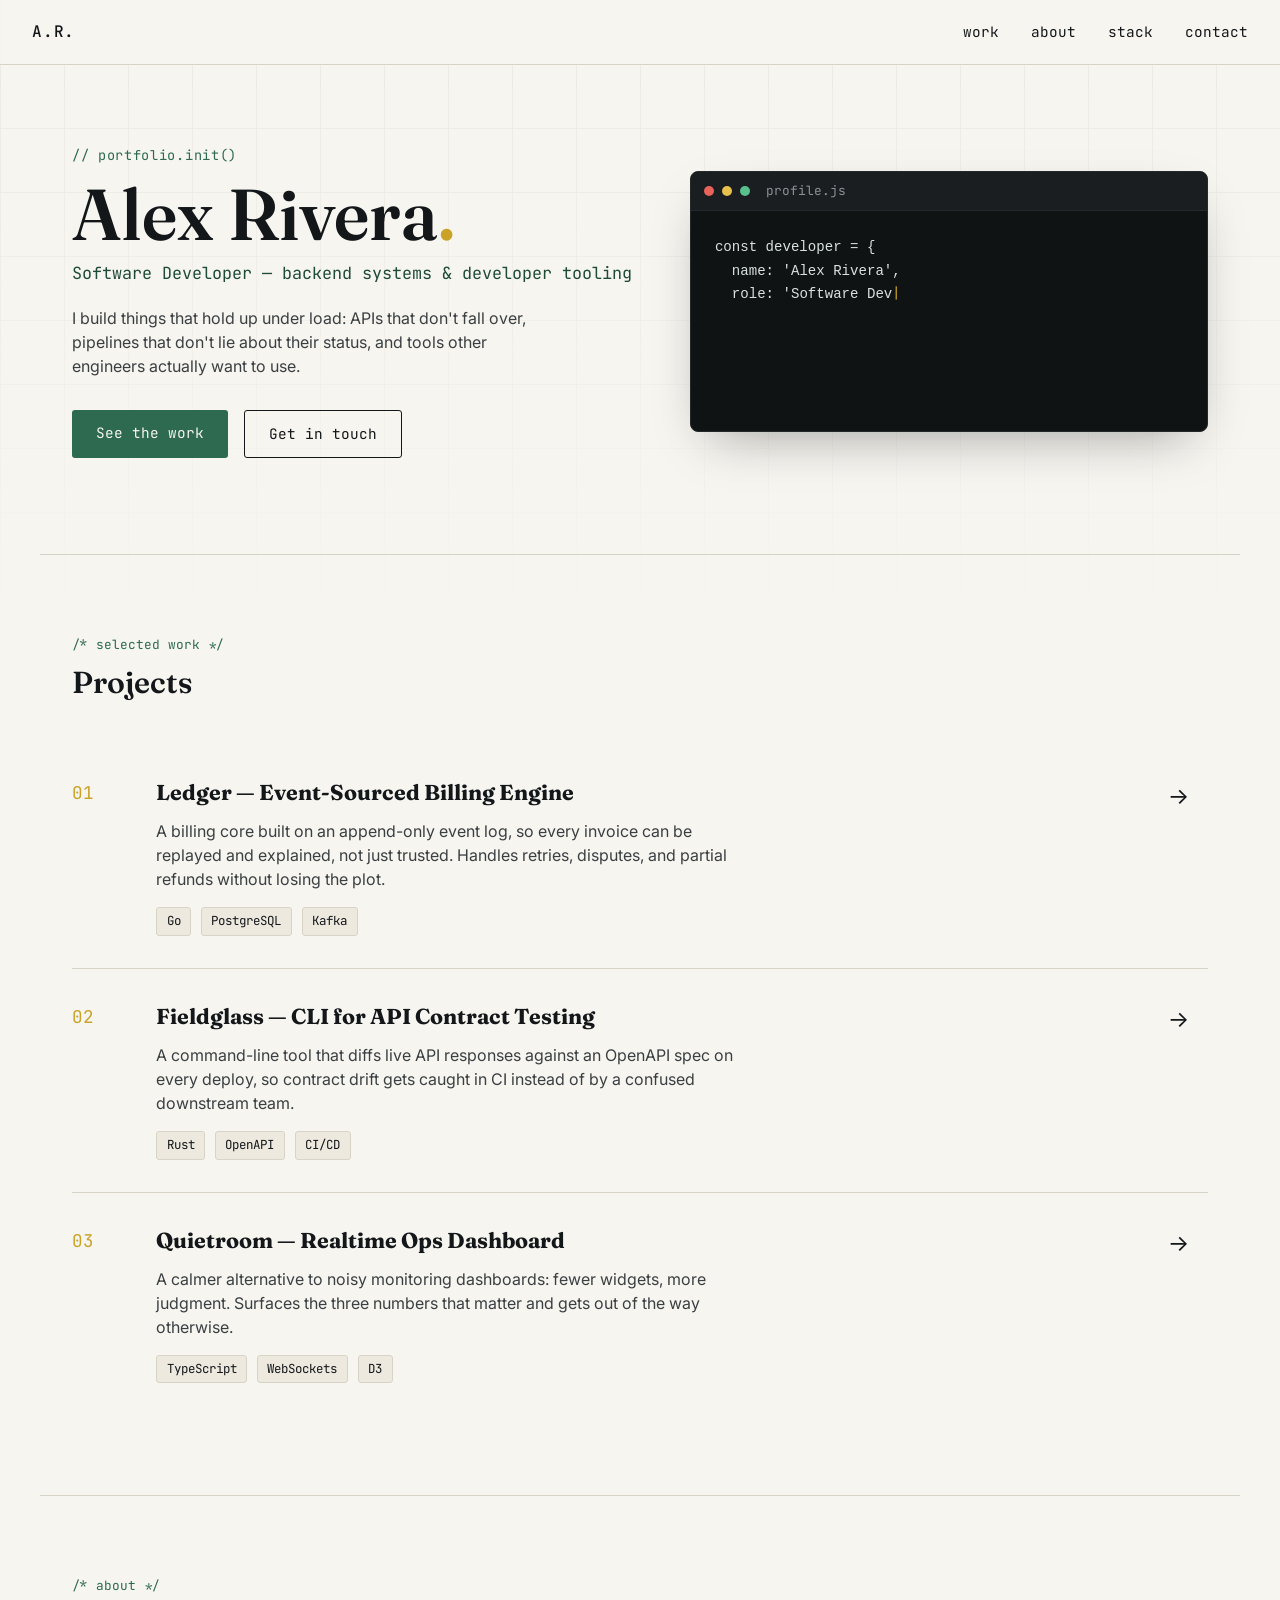
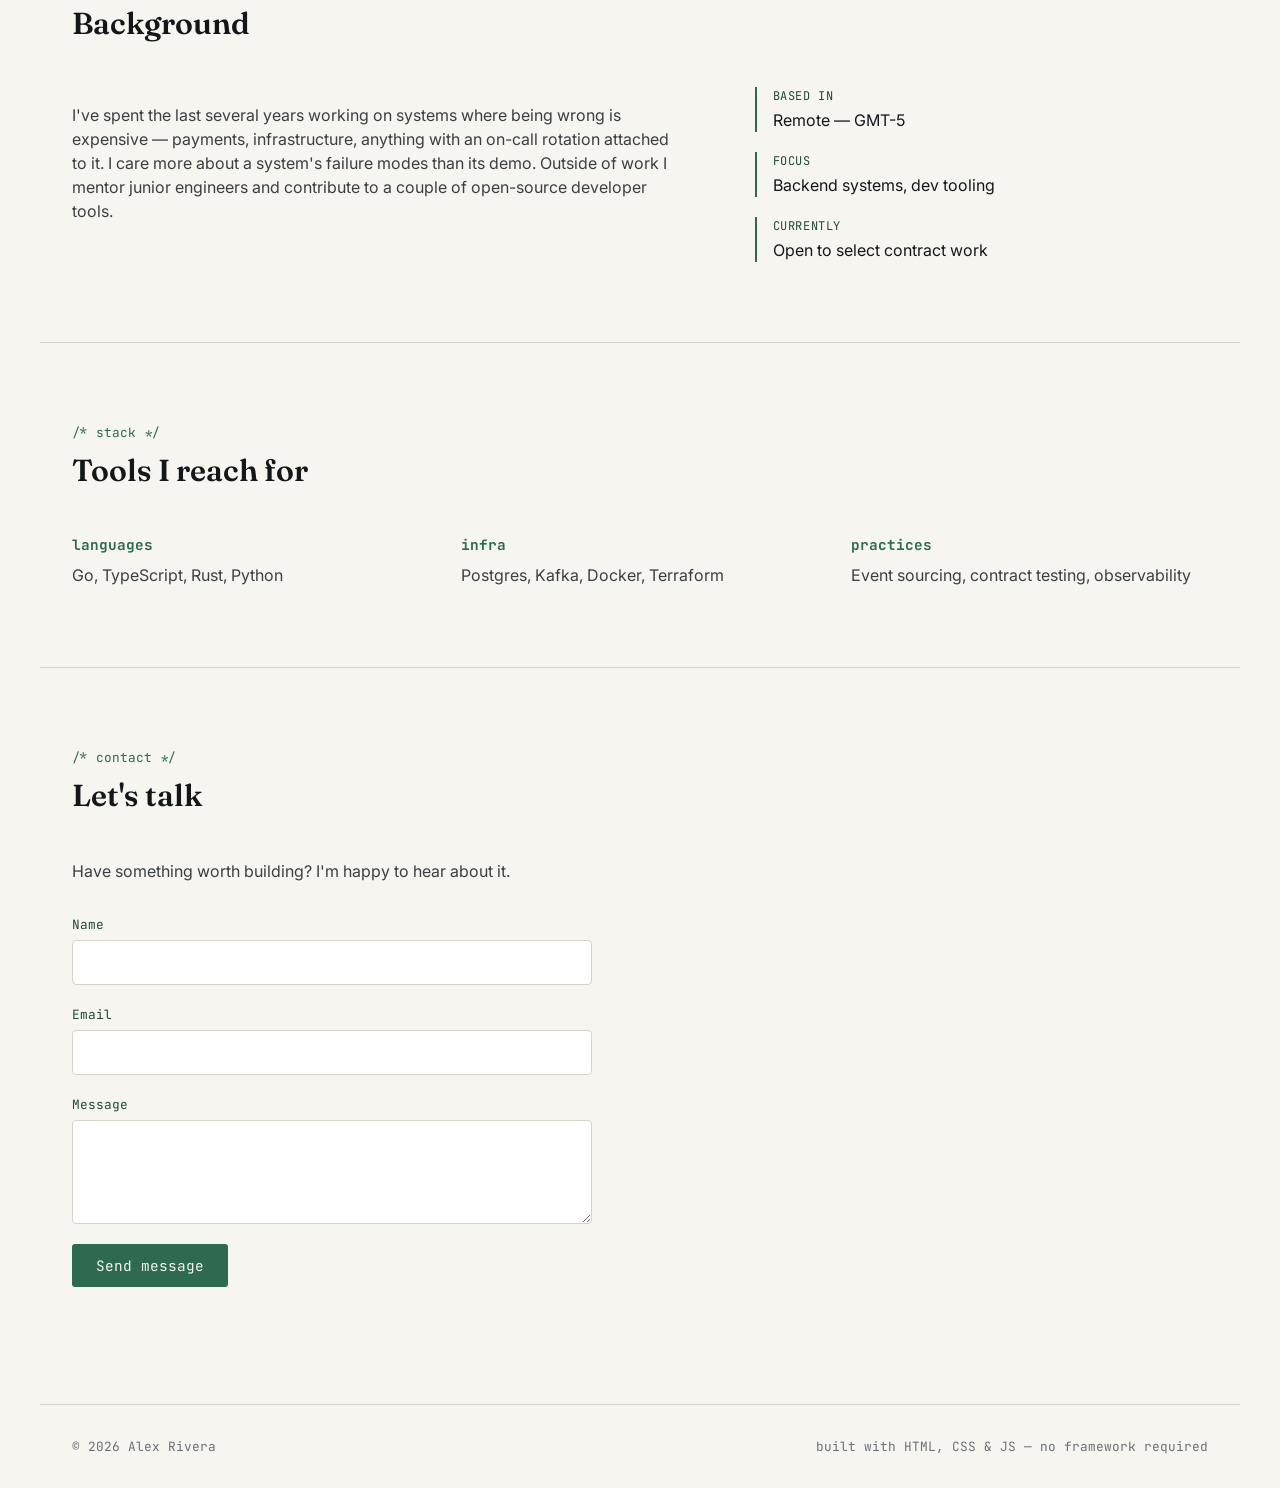
<file: Assignment1/index.html>
<!DOCTYPE html>
<html lang="en">
<head>
<meta charset="UTF-8">
<meta name="viewport" content="width=device-width, initial-scale=1.0">
<title>Alex Rivera — Software Developer</title>
<link rel="preconnect" href="https://fonts.googleapis.com">
<link href="https://fonts.googleapis.com/css2?family=Fraunces:opsz,wght@9..144,400;9..144,600;9..144,700&family=Inter:wght@400;500;600&family=JetBrains+Mono:wght@400;500&display=swap" rel="stylesheet">
<link rel="stylesheet" href="style.css">
</head>
<body>

<div class="grid-overlay" aria-hidden="true"></div>

<header class="site-header">
  <span class="logo">A.R.</span>
  <nav class="main-nav">
    <a href="#work">work</a>
    <a href="#about">about</a>
    <a href="#stack">stack</a>
    <a href="#contact">contact</a>
  </nav>
  <button class="nav-toggle" aria-label="Toggle menu" aria-expanded="false">
    <span></span><span></span><span></span>
  </button>
</header>

<main>

  <section class="hero" id="top">
    <div class="hero-text">
      <p class="eyebrow">// portfolio.init()</p>
      <h1>Alex Rivera<span class="cursor-dot">.</span></h1>
      <p class="role">Software Developer — backend systems &amp; developer tooling</p>
      <p class="hero-copy">I build things that hold up under load: APIs that don't fall over,
      pipelines that don't lie about their status, and tools other engineers actually
      want to use.</p>
      <div class="hero-actions">
        <a href="#work" class="btn btn-primary">See the work</a>
        <a href="#contact" class="btn btn-ghost">Get in touch</a>
      </div>
    </div>

    <div class="terminal" role="img" aria-label="Animated terminal showing a profile object being built">
      <div class="terminal-bar">
        <span class="dot red"></span><span class="dot yellow"></span><span class="dot green"></span>
        <span class="terminal-title">profile.js</span>
      </div>
      <pre class="terminal-body"><code id="typed-code"></code><span class="type-cursor">|</span></pre>
    </div>
  </section>

  <section class="section" id="work">
    <h2 class="section-heading"><span class="tag">/* selected work */</span>Projects</h2>
    <div class="project-list">

      <article class="project">
        <div class="project-index">01</div>
        <div class="project-body">
          <h3>Ledger — Event-Sourced Billing Engine</h3>
          <p>A billing core built on an append-only event log, so every invoice can be
          replayed and explained, not just trusted. Handles retries, disputes, and
          partial refunds without losing the plot.</p>
          <ul class="project-tags">
            <li>Go</li><li>PostgreSQL</li><li>Kafka</li>
          </ul>
        </div>
        <a class="project-link" href="#" aria-label="View Ledger project">→</a>
      </article>

      <article class="project">
        <div class="project-index">02</div>
        <div class="project-body">
          <h3>Fieldglass — CLI for API Contract Testing</h3>
          <p>A command-line tool that diffs live API responses against an OpenAPI
          spec on every deploy, so contract drift gets caught in CI instead of by
          a confused downstream team.</p>
          <ul class="project-tags">
            <li>Rust</li><li>OpenAPI</li><li>CI/CD</li>
          </ul>
        </div>
        <a class="project-link" href="#" aria-label="View Fieldglass project">→</a>
      </article>

      <article class="project">
        <div class="project-index">03</div>
        <div class="project-body">
          <h3>Quietroom — Realtime Ops Dashboard</h3>
          <p>A calmer alternative to noisy monitoring dashboards: fewer widgets, more
          judgment. Surfaces the three numbers that matter and gets out of the way
          otherwise.</p>
          <ul class="project-tags">
            <li>TypeScript</li><li>WebSockets</li><li>D3</li>
          </ul>
        </div>
        <a class="project-link" href="#" aria-label="View Quietroom project">→</a>
      </article>

    </div>
  </section>

  <section class="section" id="about">
    <h2 class="section-heading"><span class="tag">/* about */</span>Background</h2>
    <div class="about-grid">
      <p class="about-copy">
        I've spent the last several years working on systems where being wrong is
        expensive — payments, infrastructure, anything with an on-call rotation
        attached to it. I care more about a system's failure modes than its demo.
        Outside of work I mentor junior engineers and contribute to a couple of
        open-source developer tools.
      </p>
      <dl class="about-facts">
        <div><dt>Based in</dt><dd>Remote — GMT-5</dd></div>
        <div><dt>Focus</dt><dd>Backend systems, dev tooling</dd></div>
        <div><dt>Currently</dt><dd>Open to select contract work</dd></div>
      </dl>
    </div>
  </section>

  <section class="section" id="stack">
    <h2 class="section-heading"><span class="tag">/* stack */</span>Tools I reach for</h2>
    <div class="stack-grid">
      <div class="stack-group">
        <h3>Languages</h3>
        <p>Go, TypeScript, Rust, Python</p>
      </div>
      <div class="stack-group">
        <h3>Infra</h3>
        <p>Postgres, Kafka, Docker, Terraform</p>
      </div>
      <div class="stack-group">
        <h3>Practices</h3>
        <p>Event sourcing, contract testing, observability</p>
      </div>
    </div>
  </section>

  <section class="section contact-section" id="contact">
    <h2 class="section-heading"><span class="tag">/* contact */</span>Let's talk</h2>
    <p class="contact-copy">Have something worth building? I'm happy to hear about it.</p>
    <form class="contact-form" id="contact-form">
      <div class="field-row">
        <label for="name">Name</label>
        <input type="text" id="name" name="name" required>
      </div>
      <div class="field-row">
        <label for="email">Email</label>
        <input type="email" id="email" name="email" required>
      </div>
      <div class="field-row">
        <label for="message">Message</label>
        <textarea id="message" name="message" rows="4" required></textarea>
      </div>
      <button type="submit" class="btn btn-primary">Send message</button>
      <p class="form-status" id="form-status" role="status"></p>
    </form>
  </section>

</main>

<footer class="site-footer">
  <span>© 2026 Alex Rivera</span>
  <span class="footer-note">built with HTML, CSS &amp; JS — no framework required</span>
</footer>

<script src="script.js"></script>
</body>
</html>
</file>
<file: Assignment1/style.css>
:root {
  --ink: #14171A;
  --paper: #F7F5F0;
  --paper-dim: #EDE9DF;
  --line: #D8D3C7;
  --forest: #2D6A4F;
  --forest-deep: #1E4B37;
  --gold: #C9A227;
  --font-display: 'Fraunces', serif;
  --font-body: 'Inter', sans-serif;
  --font-mono: 'JetBrains Mono', monospace;
}

* { box-sizing: border-box; }

html { scroll-behavior: smooth; }

body {
  margin: 0;
  background: var(--paper);
  color: var(--ink);
  font-family: var(--font-body);
  line-height: 1.5;
  -webkit-font-smoothing: antialiased;
}

@media (prefers-reduced-motion: reduce) {
  html { scroll-behavior: auto; }
  * { animation-duration: 0.01ms !important; transition-duration: 0.01ms !important; }
}

a { color: inherit; }

.grid-overlay {
  position: fixed;
  inset: 0;
  pointer-events: none;
  z-index: 0;
  background-image:
    linear-gradient(var(--line) 1px, transparent 1px),
    linear-gradient(90deg, var(--line) 1px, transparent 1px);
  background-size: 64px 64px;
  opacity: 0.35;
  mask-image: linear-gradient(to bottom, black, transparent 70%);
}

/* Header */
.site-header {
  position: sticky;
  top: 0;
  z-index: 10;
  display: flex;
  align-items: center;
  justify-content: space-between;
  padding: 1.25rem 2rem;
  background: rgba(247, 245, 240, 0.85);
  backdrop-filter: blur(6px);
  border-bottom: 1px solid var(--line);
}

.logo {
  font-family: var(--font-mono);
  font-weight: 500;
  letter-spacing: 0.05em;
}

.main-nav { display: flex; gap: 2rem; }

.main-nav a {
  text-decoration: none;
  font-family: var(--font-mono);
  font-size: 0.9rem;
  color: var(--ink);
  position: relative;
}

.main-nav a::after {
  content: '';
  position: absolute;
  left: 0; bottom: -4px;
  width: 0; height: 1px;
  background: var(--forest);
  transition: width 0.25s ease;
}

.main-nav a:hover::after { width: 100%; }

.nav-toggle {
  display: none;
  flex-direction: column;
  gap: 5px;
  background: none;
  border: none;
  cursor: pointer;
  padding: 8px;
}
.nav-toggle span {
  width: 22px; height: 2px;
  background: var(--ink);
}

/* Hero */
.hero {
  position: relative;
  z-index: 1;
  display: grid;
  grid-template-columns: 1.1fr 1fr;
  gap: 3rem;
  align-items: center;
  max-width: 1200px;
  margin: 0 auto;
  padding: 5rem 2rem 6rem;
}

.eyebrow {
  font-family: var(--font-mono);
  color: var(--forest);
  font-size: 0.85rem;
  letter-spacing: 0.05em;
  margin: 0 0 0.75rem;
}

.hero h1 {
  font-family: var(--font-display);
  font-size: clamp(2.75rem, 6vw, 4.5rem);
  font-weight: 600;
  margin: 0 0 0.5rem;
  line-height: 1.05;
}

.cursor-dot { color: var(--gold); }

.role {
  font-family: var(--font-mono);
  font-size: 1.05rem;
  color: var(--forest-deep);
  margin: 0 0 1.25rem;
}

.hero-copy {
  max-width: 46ch;
  color: #3A3F42;
  margin: 0 0 2rem;
}

.hero-actions { display: flex; gap: 1rem; flex-wrap: wrap; }

.btn {
  display: inline-block;
  padding: 0.75rem 1.5rem;
  border-radius: 3px;
  text-decoration: none;
  font-family: var(--font-mono);
  font-size: 0.9rem;
  transition: transform 0.15s ease, background 0.15s ease;
}
.btn:hover { transform: translateY(-2px); }

.btn-primary {
  background: var(--forest);
  color: var(--paper);
}
.btn-primary:hover { background: var(--forest-deep); }

.btn-ghost {
  border: 1px solid var(--ink);
  color: var(--ink);
}
.btn-ghost:hover { background: var(--ink); color: var(--paper); }

/* Terminal signature element */
.terminal {
  background: #101314;
  border-radius: 8px;
  overflow: hidden;
  box-shadow: 0 20px 50px -20px rgba(20, 23, 26, 0.4);
  border: 1px solid #24292b;
}

.terminal-bar {
  display: flex;
  align-items: center;
  gap: 8px;
  padding: 0.6rem 0.8rem;
  background: #1A1E20;
  border-bottom: 1px solid #24292b;
}

.dot { width: 10px; height: 10px; border-radius: 50%; display: inline-block; }
.dot.red { background: #E8635A; }
.dot.yellow { background: #E8C04C; }
.dot.green { background: #58C08C; }

.terminal-title {
  margin-left: 0.5rem;
  font-family: var(--font-mono);
  font-size: 0.8rem;
  color: #8A9296;
}

.terminal-body {
  margin: 0;
  padding: 1.5rem;
  min-height: 220px;
  color: #D8E0E2;
  font-family: var(--font-mono);
  font-size: 0.88rem;
  line-height: 1.6;
  white-space: pre-wrap;
  word-break: break-word;
}

.type-cursor {
  color: var(--gold);
  animation: blink 1s step-start infinite;
}

@keyframes blink { 50% { opacity: 0; } }

/* Sections */
.section {
  position: relative;
  z-index: 1;
  max-width: 1200px;
  margin: 0 auto;
  padding: 5rem 2rem;
  border-top: 1px solid var(--line);
}

.section-heading {
  font-family: var(--font-display);
  font-size: 1.9rem;
  font-weight: 600;
  margin: 0 0 2.5rem;
  display: flex;
  flex-direction: column;
  gap: 0.35rem;
}

.tag {
  font-family: var(--font-mono);
  font-size: 0.8rem;
  color: var(--forest);
  font-weight: 400;
}

/* Projects */
.project-list { display: flex; flex-direction: column; }

.project {
  display: grid;
  grid-template-columns: 60px 1fr 40px;
  gap: 1.5rem;
  align-items: start;
  padding: 2rem 0;
  border-top: 1px solid var(--line);
}
.project:first-child { border-top: none; }

.project-index {
  font-family: var(--font-mono);
  color: var(--gold);
  font-size: 1.1rem;
  padding-top: 0.2rem;
}

.project-body h3 {
  font-family: var(--font-display);
  font-size: 1.35rem;
  margin: 0 0 0.6rem;
}

.project-body p {
  color: #3A3F42;
  max-width: 60ch;
  margin: 0 0 1rem;
}

.project-tags {
  list-style: none;
  display: flex;
  gap: 0.6rem;
  padding: 0;
  margin: 0;
  flex-wrap: wrap;
}

.project-tags li {
  font-family: var(--font-mono);
  font-size: 0.78rem;
  background: var(--paper-dim);
  border: 1px solid var(--line);
  padding: 0.25rem 0.6rem;
  border-radius: 3px;
}

.project-link {
  font-size: 1.4rem;
  text-decoration: none;
  color: var(--ink);
  transition: transform 0.15s ease, color 0.15s ease;
  padding-top: 0.1rem;
}
.project:hover .project-link {
  color: var(--forest);
  transform: translateX(4px);
}

/* About */
.about-grid {
  display: grid;
  grid-template-columns: 1.4fr 1fr;
  gap: 3rem;
}

.about-copy { max-width: 60ch; color: #3A3F42; }

.about-facts { display: flex; flex-direction: column; gap: 1.25rem; margin: 0; }
.about-facts div { border-left: 2px solid var(--forest); padding-left: 1rem; }
.about-facts dt {
  font-family: var(--font-mono);
  font-size: 0.75rem;
  text-transform: uppercase;
  letter-spacing: 0.05em;
  color: var(--forest-deep);
}
.about-facts dd { margin: 0.2rem 0 0; }

/* Stack */
.stack-grid {
  display: grid;
  grid-template-columns: repeat(3, 1fr);
  gap: 2rem;
}
.stack-group h3 {
  font-family: var(--font-mono);
  font-size: 0.9rem;
  color: var(--forest);
  margin: 0 0 0.5rem;
  text-transform: lowercase;
}
.stack-group p { margin: 0; color: #3A3F42; }

/* Contact */
.contact-copy { color: #3A3F42; max-width: 50ch; margin-bottom: 2rem; }

.contact-form {
  display: flex;
  flex-direction: column;
  gap: 1.25rem;
  max-width: 520px;
}

.field-row { display: flex; flex-direction: column; gap: 0.4rem; }

.field-row label {
  font-family: var(--font-mono);
  font-size: 0.8rem;
  color: var(--forest-deep);
}

.field-row input,
.field-row textarea {
  font-family: var(--font-body);
  font-size: 1rem;
  padding: 0.7rem 0.85rem;
  border: 1px solid var(--line);
  border-radius: 4px;
  background: #fff;
  color: var(--ink);
  resize: vertical;
}

.field-row input:focus,
.field-row textarea:focus {
  outline: 2px solid var(--forest);
  outline-offset: 1px;
}

.contact-form .btn { align-self: flex-start; border: none; cursor: pointer; }

.form-status {
  font-family: var(--font-mono);
  font-size: 0.85rem;
  color: var(--forest-deep);
  min-height: 1.2em;
  margin: 0;
}

/* Footer */
.site-footer {
  position: relative;
  z-index: 1;
  display: flex;
  justify-content: space-between;
  flex-wrap: wrap;
  gap: 0.5rem;
  padding: 2rem;
  font-family: var(--font-mono);
  font-size: 0.8rem;
  color: #6B7075;
  border-top: 1px solid var(--line);
  max-width: 1200px;
  margin: 0 auto;
}

/* Keyboard focus visibility */
a:focus-visible, button:focus-visible {
  outline: 2px solid var(--forest);
  outline-offset: 2px;
}

/* Responsive */
@media (max-width: 900px) {
  .hero { grid-template-columns: 1fr; padding-top: 3rem; }
  .about-grid { grid-template-columns: 1fr; }
  .stack-grid { grid-template-columns: 1fr 1fr; }
  .project { grid-template-columns: 40px 1fr; }
  .project-link { display: none; }
}

@media (max-width: 640px) {
  .main-nav { display: none; }
  .nav-toggle { display: flex; }
  .site-header.nav-open .main-nav {
    display: flex;
    position: absolute;
    top: 100%; left: 0; right: 0;
    flex-direction: column;
    background: var(--paper);
    padding: 1.5rem 2rem;
    border-bottom: 1px solid var(--line);
    gap: 1rem;
  }
  .stack-grid { grid-template-columns: 1fr; }
  .section { padding: 3.5rem 1.25rem; }
  .hero { padding: 3rem 1.25rem 4rem; }
}
</file>
